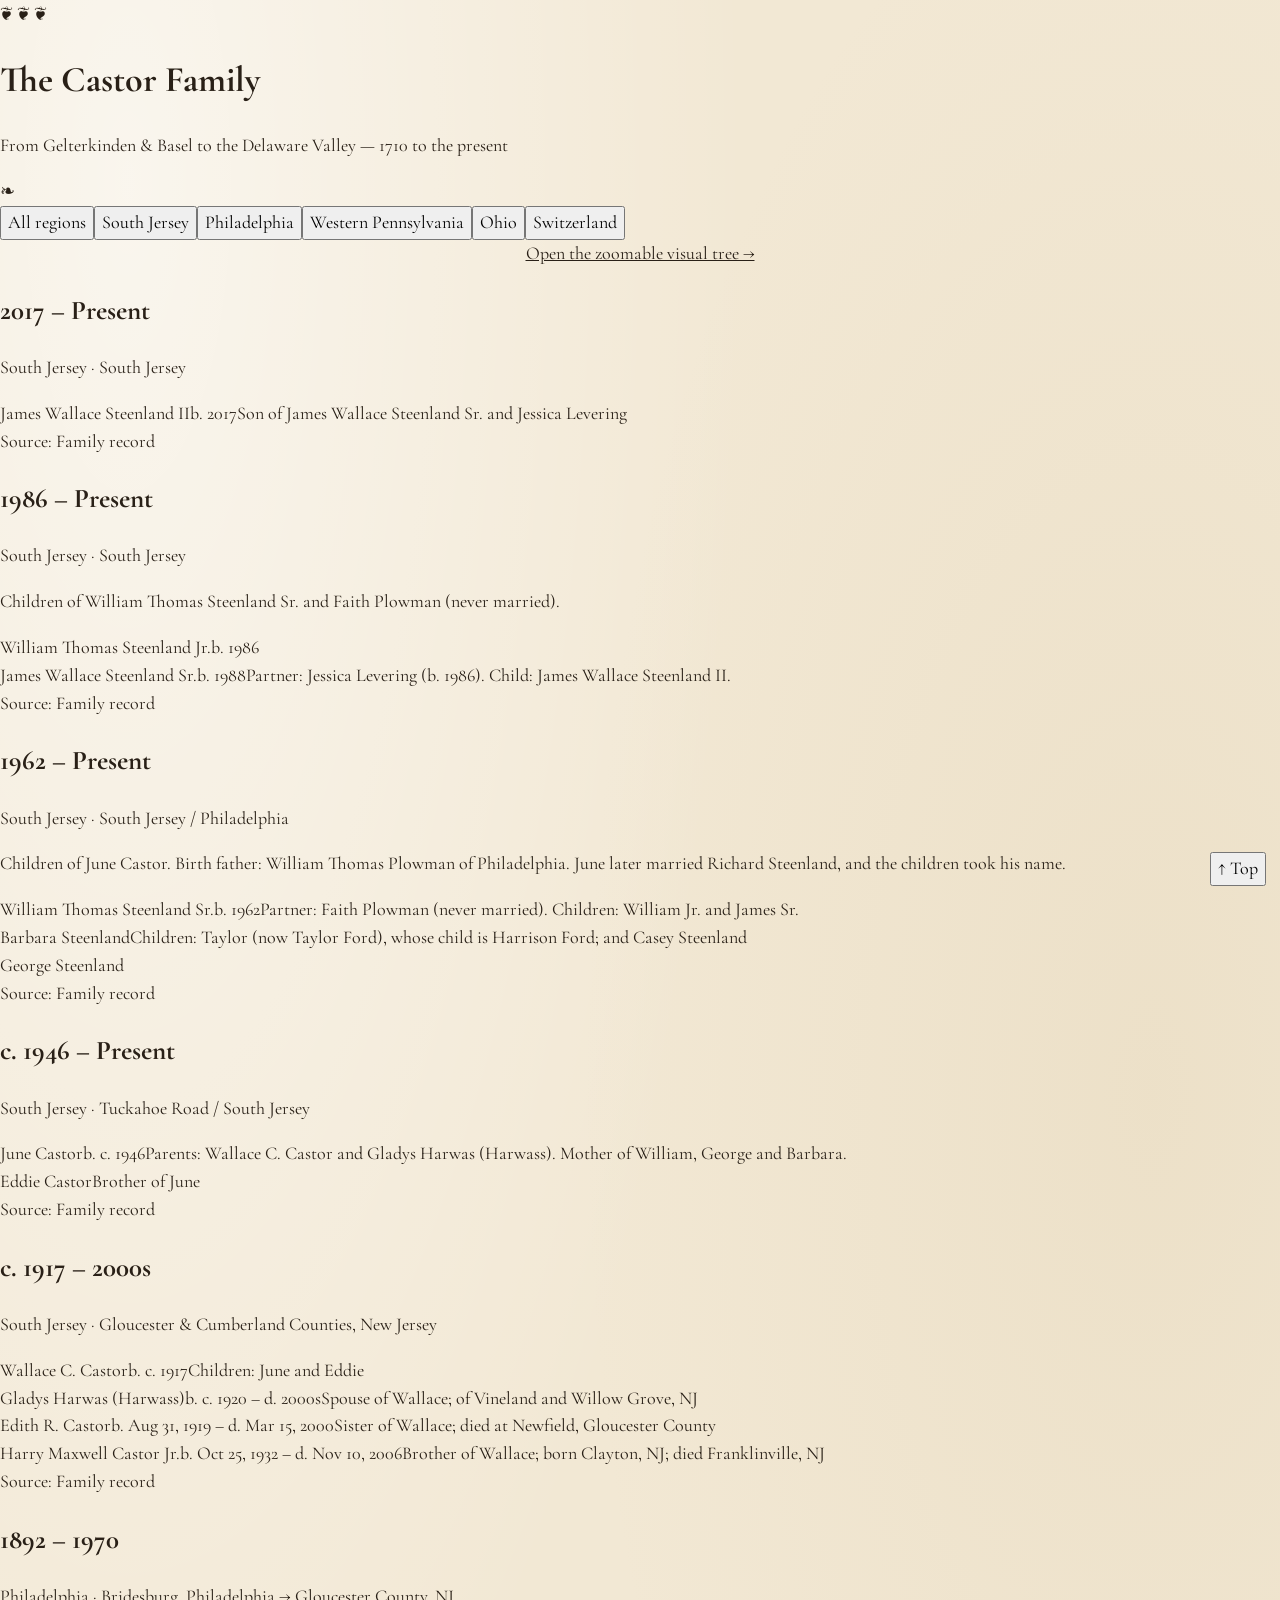
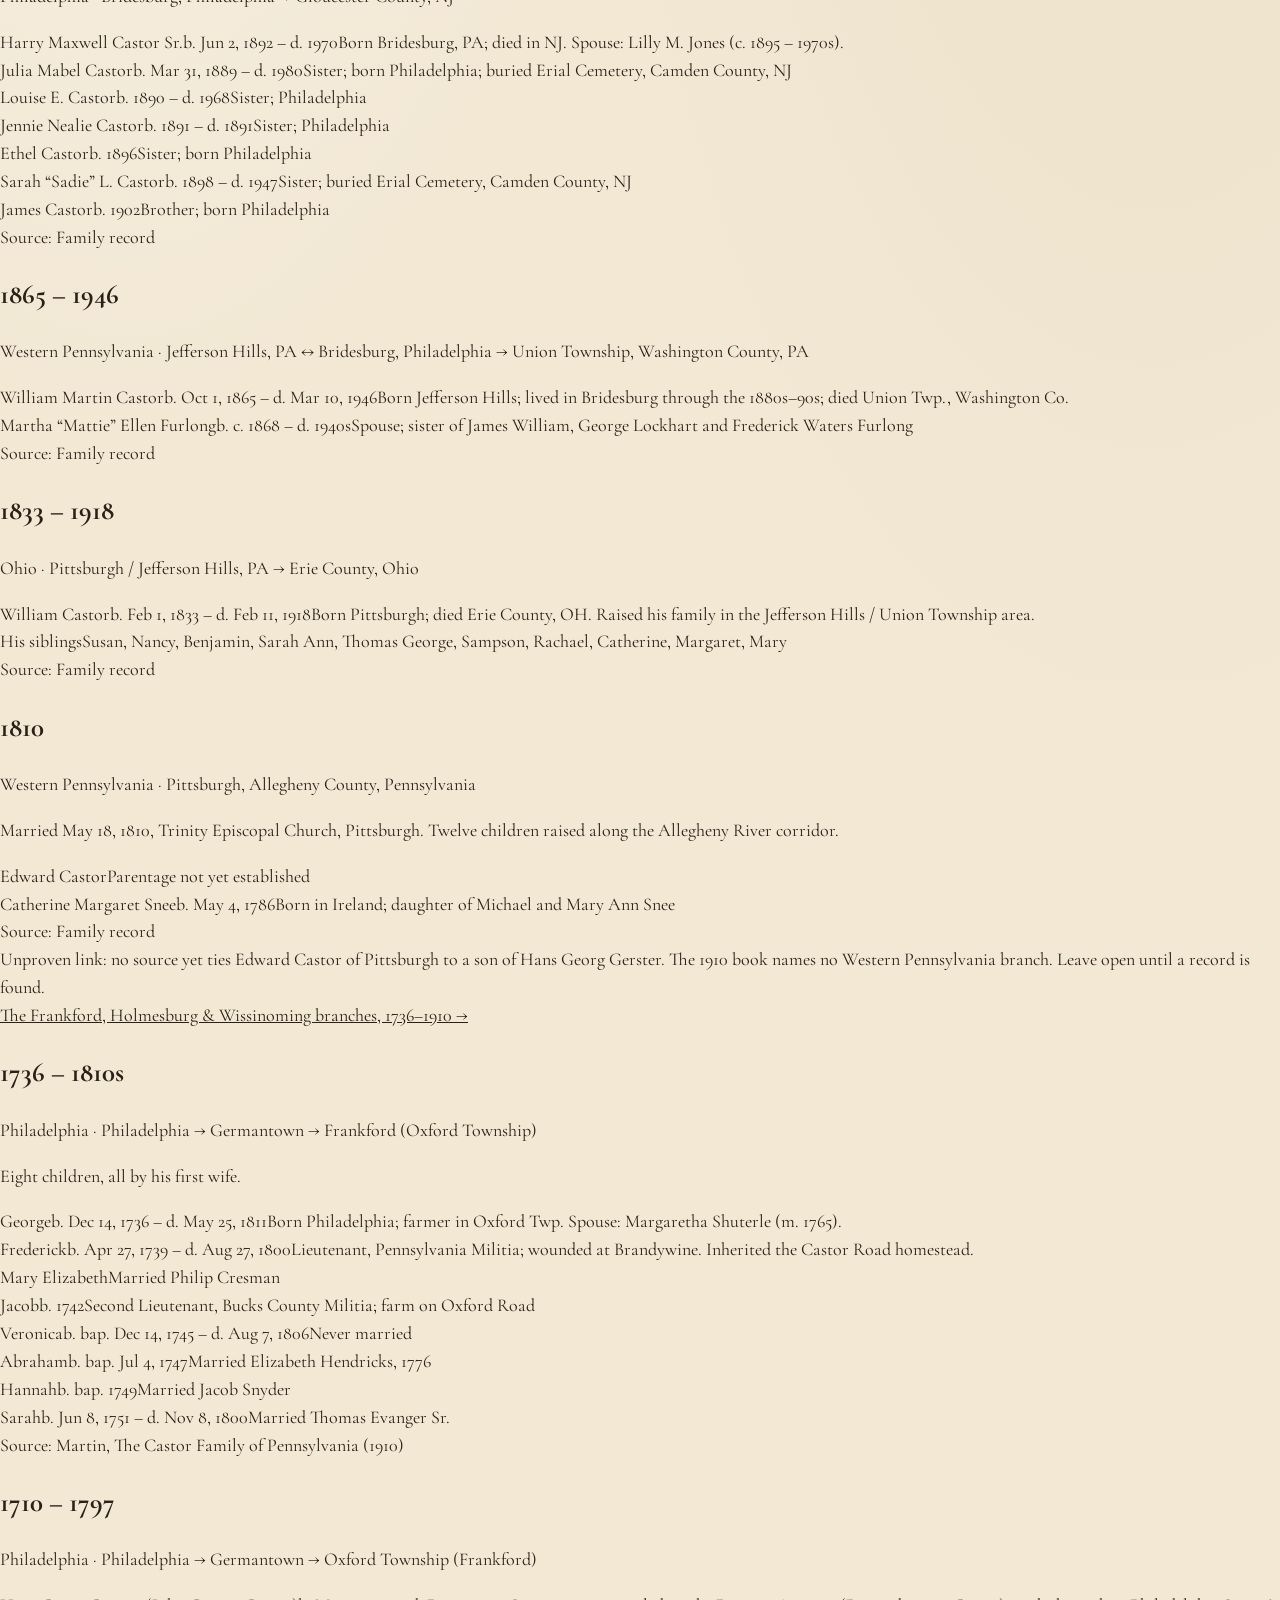
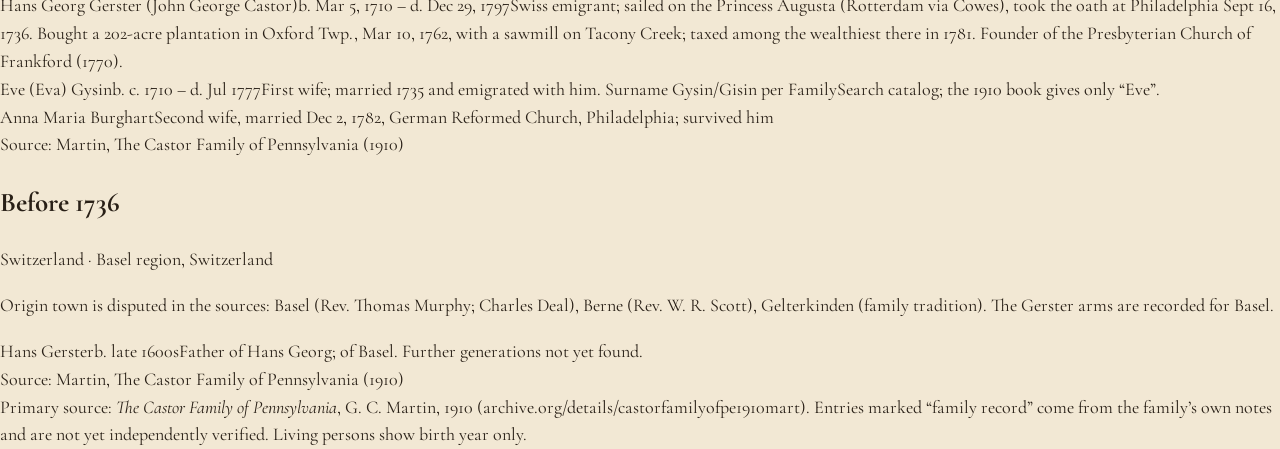
<file: index.html>
<!DOCTYPE html>
<html lang="en">
<head>
<meta charset="utf-8">
<meta name="viewport" content="width=device-width, initial-scale=1">
<title>The Castor Family Tree</title>
<link rel="preconnect" href="https://fonts.googleapis.com">
<link rel="preconnect" href="https://fonts.gstatic.com" crossorigin>
<link href="https://fonts.googleapis.com/css2?family=Alex+Brush&family=Cormorant+Garamond:ital,wght@0,400;0,600;1,400&family=IM+Fell+English:ital@0;1&family=Pinyon+Script&display=swap" rel="stylesheet">
<link rel="stylesheet" href="style.css">
</head>
<body>
<header>
  <div class="fleuron">&#10086; &#10086; &#10086;</div>
  <h1>The Castor Family</h1>
  <p class="sub">From Gelterkinden &amp; Basel to the Delaware Valley &mdash; 1710 to the present</p>
  <div class="fleuron">&#10087;</div>
</header>
<nav class="chips" id="chips" aria-label="Filter by region"></nav>
<p style="text-align:center;margin:0 0 1rem"><a class="back" href="tree.html">Open the zoomable visual tree &rarr;</a></p>
<main id="tree"></main>
<footer>Primary source: <em>The Castor Family of Pennsylvania</em>, G. C. Martin, 1910 (archive.org/details/castorfamilyofpe1910mart). Entries marked &ldquo;family record&rdquo; come from the family&rsquo;s own notes and are not yet independently verified. Living persons show birth year only.</footer>
<script>
const SHOW_LIVING_DOB = false; // set true to show full birth dates of living people
const REGIONS = {NJ:"South Jersey", PHL:"Philadelphia", WPA:"Western Pennsylvania", OH:"Ohio", CH:"Switzerland"};
const FAM = "Family record", BK = "Martin, The Castor Family of Pennsylvania (1910)";
// person: [name, born, died, note, fullBirthIfLiving]
const DATA = [
{era:"2017 \u2013 Present", reg:"NJ", place:"South Jersey", src:FAM, people:[
 ["James Wallace Steenland II","2017","","Son of James Wallace Steenland Sr. and Jessica Levering","2/1/2017"]]},
{era:"1986 \u2013 Present", reg:"NJ", place:"South Jersey", src:FAM, note:"Children of William Thomas Steenland Sr. and Faith Plowman (never married).", people:[
 ["William Thomas Steenland Jr.","1986","","","7/21/1986"],
 ["James Wallace Steenland Sr.","1988","","Partner: Jessica Levering (b. 1986). Child: James Wallace Steenland II.","9/15/1988"]]},
{era:"1962 \u2013 Present", reg:"NJ", place:"South Jersey / Philadelphia", star:1, src:FAM, note:"Children of June Castor. Birth father: William Thomas Plowman of Philadelphia. June later married Richard Steenland, and the children took his name.", people:[
 ["William Thomas Steenland Sr.","1962","","Partner: Faith Plowman (never married). Children: William Jr. and James Sr.","3/28/1962"],
 ["Barbara Steenland","","","Children: Taylor (now Taylor Ford), whose child is Harrison Ford; and Casey Steenland"],
 ["George Steenland","","",""]]},
{era:"c. 1946 \u2013 Present", reg:"NJ", place:"Tuckahoe Road / South Jersey", src:FAM, people:[
 ["June Castor","c. 1946","","Parents: Wallace C. Castor and Gladys Harwas (Harwass). Mother of William, George and Barbara."],
 ["Eddie Castor","","","Brother of June"]]},
{era:"c. 1917 \u2013 2000s", reg:"NJ", place:"Gloucester & Cumberland Counties, New Jersey", src:FAM, people:[
 ["Wallace C. Castor","c. 1917","","Children: June and Eddie"],
 ["Gladys Harwas (Harwass)","c. 1920","2000s","Spouse of Wallace; of Vineland and Willow Grove, NJ"],
 ["Edith R. Castor","Aug 31, 1919","Mar 15, 2000","Sister of Wallace; died at Newfield, Gloucester County"],
 ["Harry Maxwell Castor Jr.","Oct 25, 1932","Nov 10, 2006","Brother of Wallace; born Clayton, NJ; died Franklinville, NJ"]]},
{era:"1892 \u2013 1970", reg:"PHL", place:"Bridesburg, Philadelphia \u2192 Gloucester County, NJ", src:FAM, people:[
 ["Harry Maxwell Castor Sr.","Jun 2, 1892","1970","Born Bridesburg, PA; died in NJ. Spouse: Lilly M. Jones (c. 1895 \u2013 1970s)."],
 ["Julia Mabel Castor","Mar 31, 1889","1980","Sister; born Philadelphia; buried Erial Cemetery, Camden County, NJ"],
 ["Louise E. Castor","1890","1968","Sister; Philadelphia"],
 ["Jennie Nealie Castor","1891","1891","Sister; Philadelphia"],
 ["Ethel Castor","1896","","Sister; born Philadelphia"],
 ["Sarah \u201cSadie\u201d L. Castor","1898","1947","Sister; buried Erial Cemetery, Camden County, NJ"],
 ["James Castor","1902","","Brother; born Philadelphia"]]},
{era:"1865 \u2013 1946", reg:"WPA", place:"Jefferson Hills, PA \u2194 Bridesburg, Philadelphia \u2192 Union Township, Washington County, PA", src:FAM, people:[
 ["William Martin Castor","Oct 1, 1865","Mar 10, 1946","Born Jefferson Hills; lived in Bridesburg through the 1880s\u201390s; died Union Twp., Washington Co."],
 ["Martha \u201cMattie\u201d Ellen Furlong","c. 1868","1940s","Spouse; sister of James William, George Lockhart and Frederick Waters Furlong"]]},
{era:"1833 \u2013 1918", reg:"OH", place:"Pittsburgh / Jefferson Hills, PA \u2192 Erie County, Ohio", src:FAM, people:[
 ["William Castor","Feb 1, 1833","Feb 11, 1918","Born Pittsburgh; died Erie County, OH. Raised his family in the Jefferson Hills / Union Township area."],
 ["His siblings","","","Susan, Nancy, Benjamin, Sarah Ann, Thomas George, Sampson, Rachael, Catherine, Margaret, Mary"]]},
{era:"1810", reg:"WPA", place:"Pittsburgh, Allegheny County, Pennsylvania", src:FAM, note:"Married May 18, 1810, Trinity Episcopal Church, Pittsburgh. Twelve children raised along the Allegheny River corridor.", people:[
 ["Edward Castor","","","Parentage not yet established"],
 ["Catherine Margaret Snee","May 4, 1786","","Born in Ireland; daughter of Michael and Mary Ann Snee"]]},
{gap:"Unproven link: no source yet ties Edward Castor of Pittsburgh to a son of Hans Georg Gerster. The 1910 book names no Western Pennsylvania branch. Leave open until a record is found."},
{link:"branches.html", text:"The Frankford, Holmesburg &amp; Wissinoming branches, 1736\u20131910 &rarr;"},
{era:"1736 \u2013 1810s", reg:"PHL", place:"Philadelphia \u2192 Germantown \u2192 Frankford (Oxford Township)", src:BK, note:"Eight children, all by his first wife.", people:[
 ["George","Dec 14, 1736","May 25, 1811","Born Philadelphia; farmer in Oxford Twp. Spouse: Margaretha Shuterle (m. 1765)."],
 ["Frederick","Apr 27, 1739","Aug 27, 1800","Lieutenant, Pennsylvania Militia; wounded at Brandywine. Inherited the Castor Road homestead."],
 ["Mary Elizabeth","","","Married Philip Cresman"],
 ["Jacob","1742","","Second Lieutenant, Bucks County Militia; farm on Oxford Road"],
 ["Veronica","bap. Dec 14, 1745","Aug 7, 1806","Never married"],
 ["Abraham","bap. Jul 4, 1747","","Married Elizabeth Hendricks, 1776"],
 ["Hannah","bap. 1749","","Married Jacob Snyder"],
 ["Sarah","Jun 8, 1751","Nov 8, 1800","Married Thomas Evanger Sr."]]},
{era:"1710 \u2013 1797", reg:"PHL", place:"Philadelphia \u2192 Germantown \u2192 Oxford Township (Frankford)", src:BK, people:[
 ["Hans Georg Gerster (John George Castor)","Mar 5, 1710","Dec 29, 1797","Swiss emigrant; sailed on the Princess Augusta (Rotterdam via Cowes), took the oath at Philadelphia Sept 16, 1736. Bought a 202-acre plantation in Oxford Twp., Mar 10, 1762, with a sawmill on Tacony Creek; taxed among the wealthiest there in 1781. Founder of the Presbyterian Church of Frankford (1770)."],
 ["Eve (Eva) Gysin","c. 1710","Jul 1777","First wife; married 1735 and emigrated with him. Surname Gysin/Gisin per FamilySearch catalog; the 1910 book gives only \u201cEve\u201d."],
 ["Anna Maria Burghart","","","Second wife, married Dec 2, 1782, German Reformed Church, Philadelphia; survived him"]]},
{era:"Before 1736", reg:"CH", place:"Basel region, Switzerland", src:BK, note:"Origin town is disputed in the sources: Basel (Rev. Thomas Murphy; Charles Deal), Berne (Rev. W. R. Scott), Gelterkinden (family tradition). The Gerster arms are recorded for Basel.", people:[
 ["Hans Gerster","late 1600s","","Father of Hans Georg; of Basel. Further generations not yet found."]]}
];
const tree = document.getElementById("tree"), chips = document.getElementById("chips");
const esc = s => String(s).replace(/[&<>]/g, c => ({"&":"&amp;","<":"&lt;",">":"&gt;"}[c]));
function person(p){
  const b = (p[4] && SHOW_LIVING_DOB) ? p[4] : p[1], d = p[2];
  const dates = (b || d) ? (b ? "b. " + b : "") + (d ? (b ? " \u2013 " : "") + "d. " + d : "") : "";
  return '<div class="who"><span class="nm">' + esc(p[0]) + '</span>' + (dates ? '<span class="dt">' + esc(dates) + '</span>' : '') +
    (p[3] ? '<span class="nt">' + esc(p[3]) + '</span>' : '') + '</div>';
}
DATA.forEach(e => {
  const el = document.createElement(e.link ? "a" : "section");
  if (e.gap) { el.className = "gap"; el.textContent = e.gap; }
  else if (e.link) { el.className = "link"; el.href = e.link; el.innerHTML = e.text; }
  else {
    el.className = "node" + (e.star ? " star" : ""); el.dataset.reg = e.reg;
    el.innerHTML = '<h2 class="era">' + esc(e.era) + '</h2><p class="place">' + esc(REGIONS[e.reg]) + " \u00b7 " + esc(e.place) + '</p>' +
      (e.note ? '<p class="nt">' + esc(e.note) + '</p>' : '') + e.people.map(person).join("") +
      '<div class="src">Source: ' + esc(e.src) + '</div>';
  }
  tree.appendChild(el);
});
let active = null;
const setR = k => {
  active = k;
  [...chips.children].forEach(c => c.classList.toggle("on", c.dataset.k === (k || "ALL")));
  tree.querySelectorAll(".node").forEach(n => { n.style.display = (!k || n.dataset.reg === k) ? "" : "none"; });
  window.scrollTo({top: 0, behavior: "smooth"});
};
[["ALL", "All regions"], ...Object.entries(REGIONS)].forEach(([k, v]) => {
  const b = document.createElement("button"); b.className = "chip" + (k === "ALL" ? " on" : ""); b.dataset.k = k; b.textContent = v;
  b.onclick = () => setR(k === "ALL" || active === k ? null : k);
  chips.appendChild(b);
});
const topBtn = document.createElement("button"); topBtn.className = "chip"; topBtn.textContent = "\u2191 Top";
topBtn.style.cssText = "position:fixed;right:14px;bottom:14px;z-index:9"; topBtn.onclick = () => scrollTo({top: 0, behavior: "smooth"}); document.body.appendChild(topBtn);
</script>
</body>
</html>
</file>
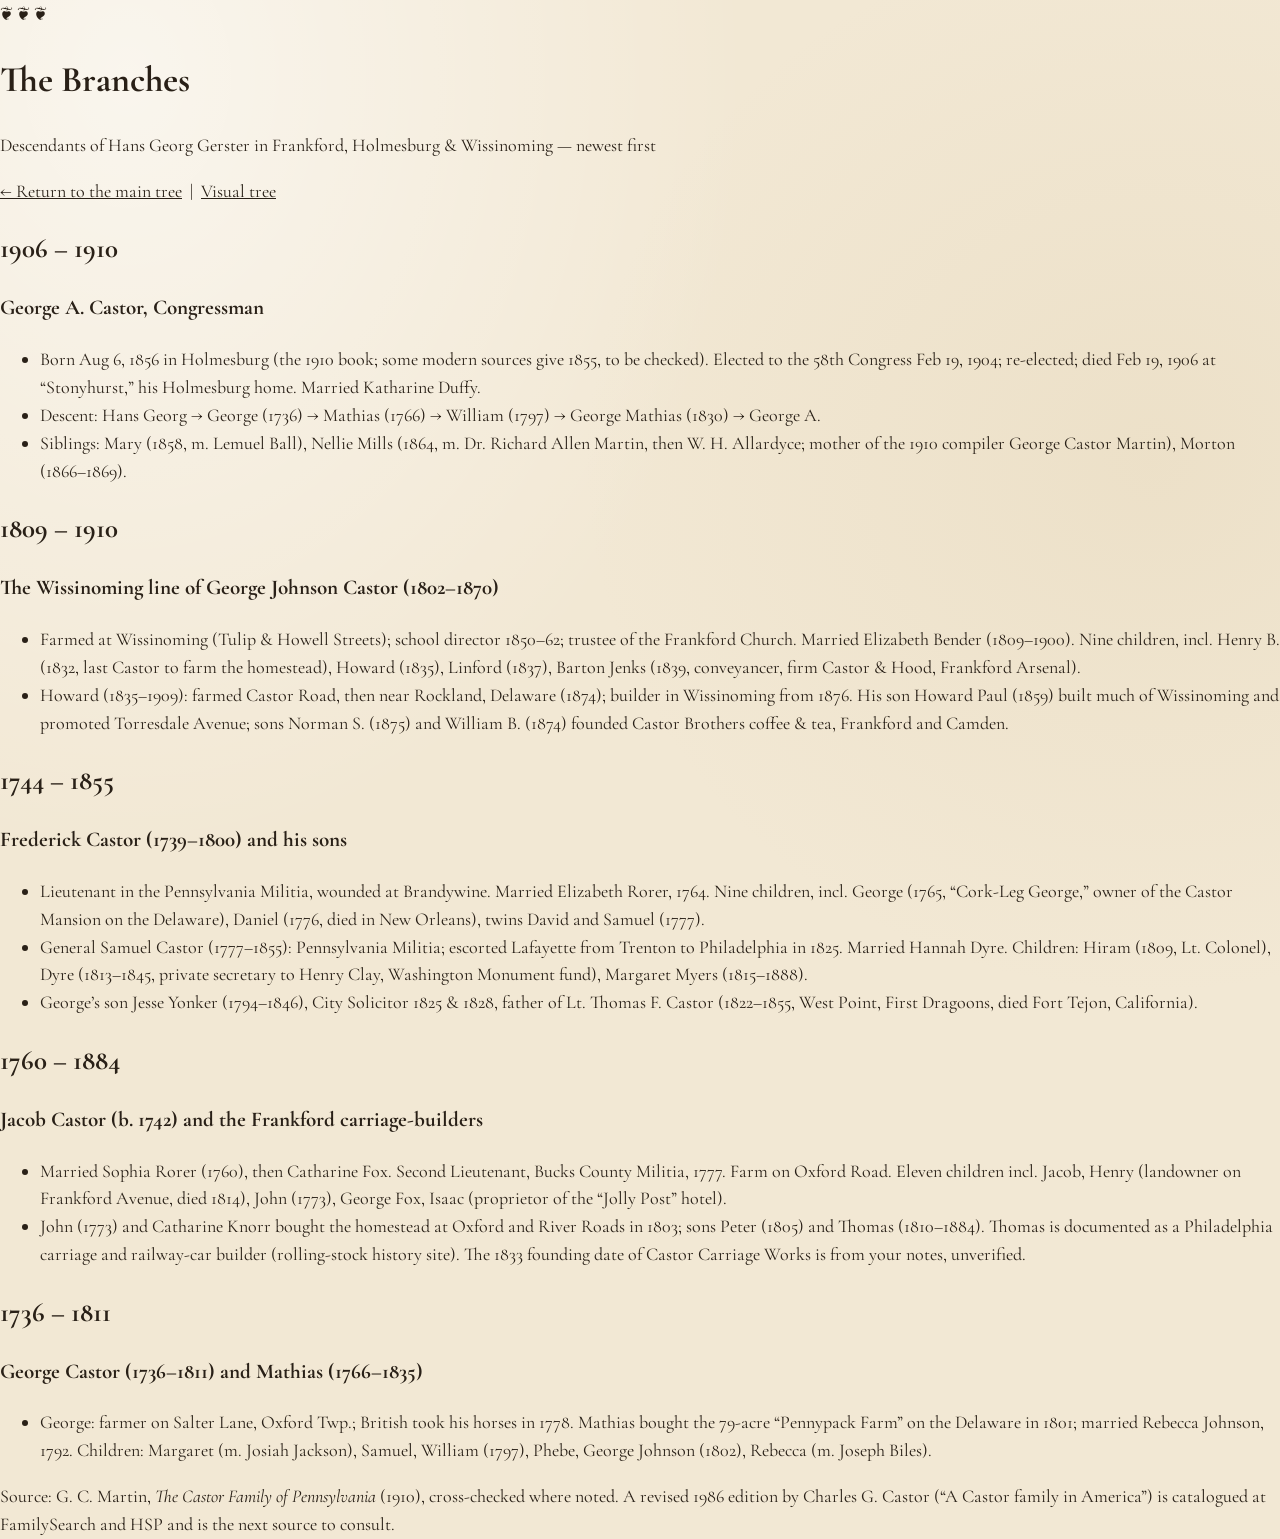
<file: branches.html>
<!DOCTYPE html>
<html lang="en">
<head>
<meta charset="utf-8">
<meta name="viewport" content="width=device-width, initial-scale=1">
<title>Branches of Hans Georg Gerster &ndash; The Castor Family</title>
<link href="https://fonts.googleapis.com/css2?family=Alex+Brush&family=Cormorant+Garamond:ital,wght@0,400;0,600;1,400&family=IM+Fell+English:ital@0;1&family=Pinyon+Script&display=swap" rel="stylesheet">
<link rel="stylesheet" href="style.css">
</head>
<body>
<header>
  <div class="fleuron">&#10086; &#10086; &#10086;</div>
  <h1>The Branches</h1>
  <p class="sub">Descendants of Hans Georg Gerster in Frankford, Holmesburg &amp; Wissinoming &mdash; newest first</p>
  <a class="back" href="index.html">&larr; Return to the main tree</a> &nbsp;|&nbsp; <a class="back" href="tree.html">Visual tree</a>
</header>
<div class="wrap">

<h2>1906 &ndash; 1910</h2>
<h3>George A. Castor, Congressman</h3>
<ul>
<li>Born Aug 6, 1856 in Holmesburg (the 1910 book; some modern sources give 1855, to be checked). Elected to the 58th Congress Feb 19, 1904; re-elected; died Feb 19, 1906 at &ldquo;Stonyhurst,&rdquo; his Holmesburg home. Married Katharine Duffy.</li>
<li>Descent: Hans Georg &rarr; George (1736) &rarr; Mathias (1766) &rarr; William (1797) &rarr; George Mathias (1830) &rarr; George A.</li>
<li>Siblings: Mary (1858, m. Lemuel Ball), Nellie Mills (1864, m. Dr. Richard Allen Martin, then W. H. Allardyce; mother of the 1910 compiler George Castor Martin), Morton (1866&ndash;1869).</li>
</ul>

<h2>1809 &ndash; 1910</h2>
<h3>The Wissinoming line of George Johnson Castor (1802&ndash;1870)</h3>
<ul>
<li>Farmed at Wissinoming (Tulip &amp; Howell Streets); school director 1850&ndash;62; trustee of the Frankford Church. Married Elizabeth Bender (1809&ndash;1900). Nine children, incl. Henry B. (1832, last Castor to farm the homestead), Howard (1835), Linford (1837), Barton Jenks (1839, conveyancer, firm Castor &amp; Hood, Frankford Arsenal).</li>
<li>Howard (1835&ndash;1909): farmed Castor Road, then near Rockland, Delaware (1874); builder in Wissinoming from 1876. His son Howard Paul (1859) built much of Wissinoming and promoted Torresdale Avenue; sons Norman S. (1875) and William B. (1874) founded Castor Brothers coffee &amp; tea, Frankford and Camden.</li>
</ul>

<h2>1744 &ndash; 1855</h2>
<h3>Frederick Castor (1739&ndash;1800) and his sons</h3>
<ul>
<li>Lieutenant in the Pennsylvania Militia, wounded at Brandywine. Married Elizabeth Rorer, 1764. Nine children, incl. George (1765, &ldquo;Cork-Leg George,&rdquo; owner of the Castor Mansion on the Delaware), Daniel (1776, died in New Orleans), twins David and Samuel (1777).</li>
<li>General Samuel Castor (1777&ndash;1855): Pennsylvania Militia; escorted Lafayette from Trenton to Philadelphia in 1825. Married Hannah Dyre. Children: Hiram (1809, Lt. Colonel), Dyre (1813&ndash;1845, private secretary to Henry Clay, Washington Monument fund), Margaret Myers (1815&ndash;1888).</li>
<li>George&rsquo;s son Jesse Yonker (1794&ndash;1846), City Solicitor 1825 &amp; 1828, father of Lt. Thomas F. Castor (1822&ndash;1855, West Point, First Dragoons, died Fort Tejon, California).</li>
</ul>

<h2>1760 &ndash; 1884</h2>
<h3>Jacob Castor (b. 1742) and the Frankford carriage-builders</h3>
<ul>
<li>Married Sophia Rorer (1760), then Catharine Fox. Second Lieutenant, Bucks County Militia, 1777. Farm on Oxford Road. Eleven children incl. Jacob, Henry (landowner on Frankford Avenue, died 1814), John (1773), George Fox, Isaac (proprietor of the &ldquo;Jolly Post&rdquo; hotel).</li>
<li>John (1773) and Catharine Knorr bought the homestead at Oxford and River Roads in 1803; sons Peter (1805) and Thomas (1810&ndash;1884). Thomas is documented as a Philadelphia carriage and railway-car builder (rolling-stock history site). The 1833 founding date of Castor Carriage Works is from your notes, unverified.</li>
</ul>

<h2>1736 &ndash; 1811</h2>
<h3>George Castor (1736&ndash;1811) and Mathias (1766&ndash;1835)</h3>
<ul>
<li>George: farmer on Salter Lane, Oxford Twp.; British took his horses in 1778. Mathias bought the 79-acre &ldquo;Pennypack Farm&rdquo; on the Delaware in 1801; married Rebecca Johnson, 1792. Children: Margaret (m. Josiah Jackson), Samuel, William (1797), Phebe, George Johnson (1802), Rebecca (m. Joseph Biles).</li>
</ul>

</div>
<footer>Source: G. C. Martin, <em>The Castor Family of Pennsylvania</em> (1910), cross-checked where noted. A revised 1986 edition by Charles G. Castor (&ldquo;A Castor family in America&rdquo;) is catalogued at FamilySearch and HSP and is the next source to consult.</footer>
</body>
</html>
</file>
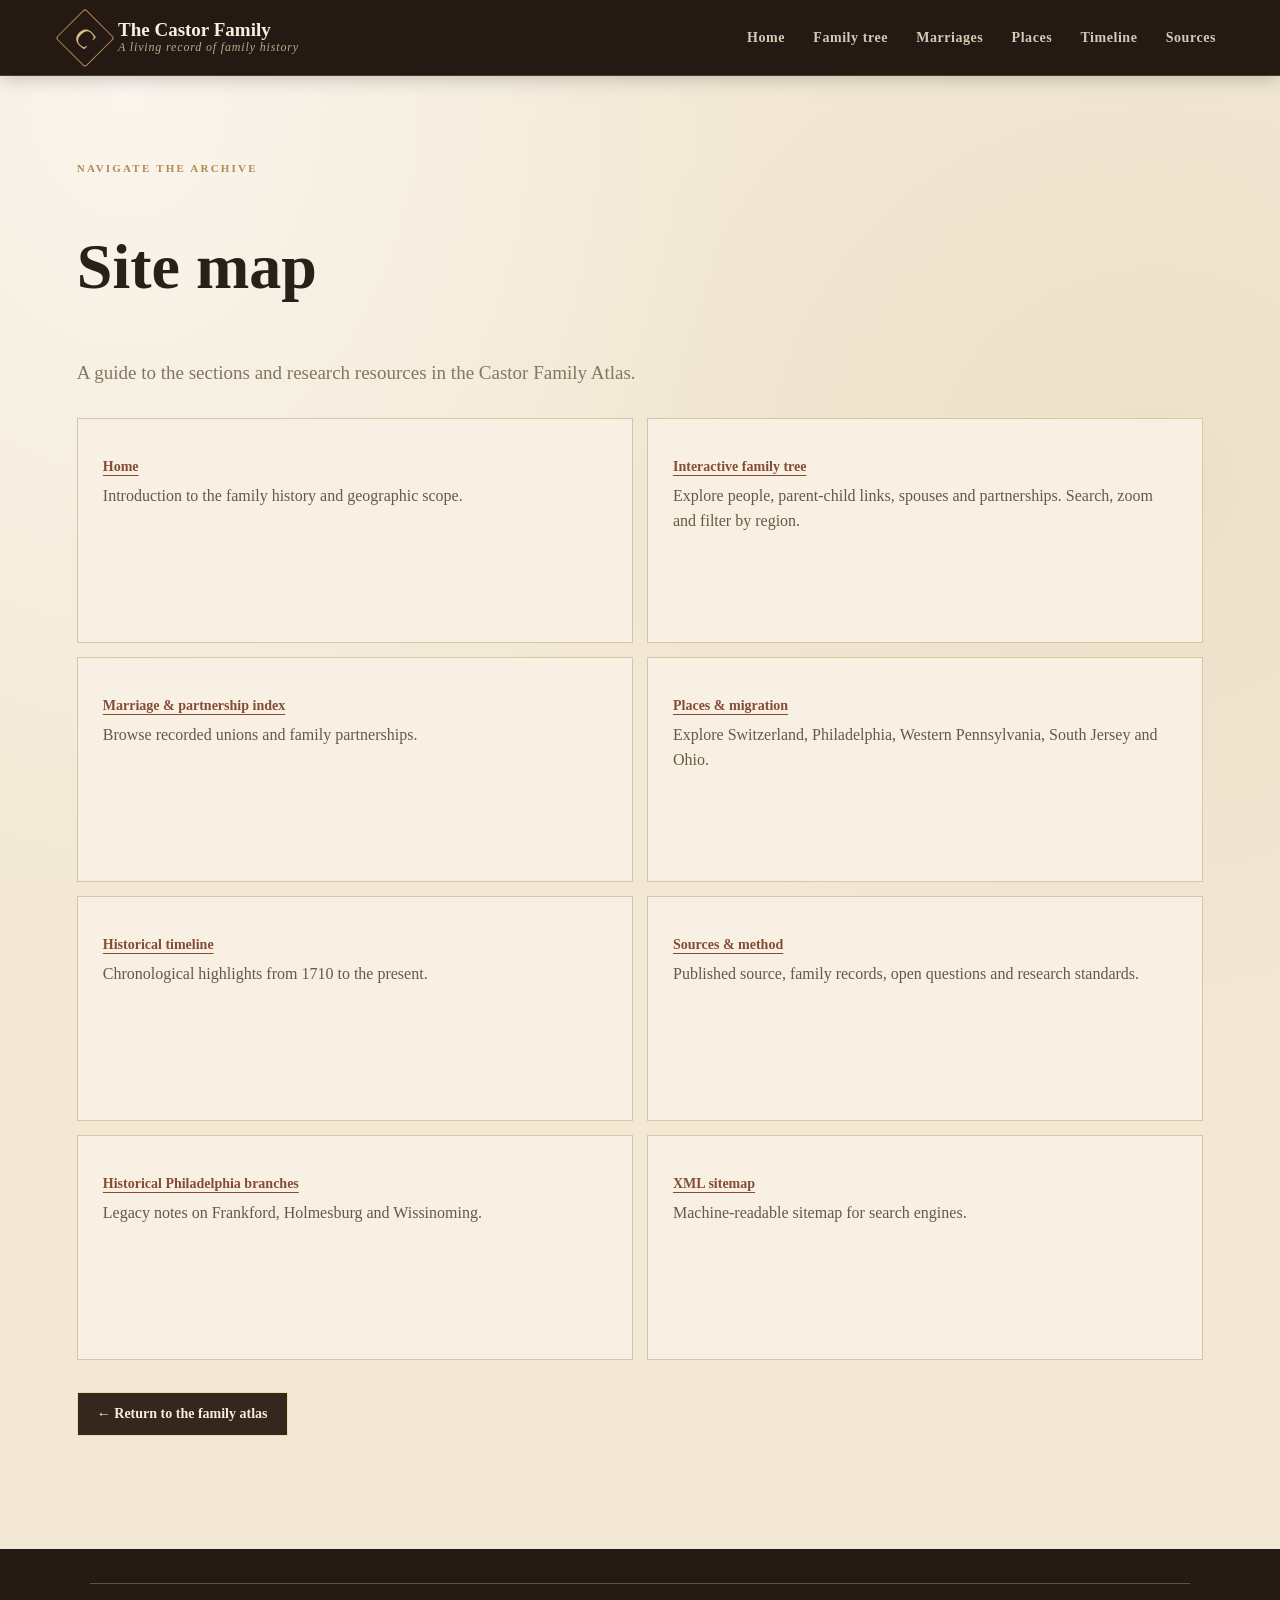
<file: sitemap.html>
<!doctype html>
<html lang="en"><head><meta charset="utf-8"><meta name="viewport" content="width=device-width, initial-scale=1"><title>Site map | The Castor Family Atlas</title><link rel="stylesheet" href="style.css"></head>
<body><header class="site-header"><div class="brand-lockup"><a class="crest" href="index.html">C</a><div><a class="brand-name" href="index.html">The Castor Family</a><span class="brand-kicker">A living record of family history</span></div></div><nav class="primary-nav"><a href="index.html#home">Home</a><a href="index.html#tree">Family tree</a><a href="index.html#marriages">Marriages</a><a href="index.html#places">Places</a><a href="index.html#timeline">Timeline</a><a href="index.html#sources">Sources</a></nav></header>
<main class="content-section"><p class="eyebrow">Navigate the archive</p><h1 style="font-family:Playfair Display,Georgia,serif;font-size:clamp(40px,6vw,64px)">Site map</h1><p class="section-lede">A guide to the sections and research resources in the Castor Family Atlas.</p><div class="source-grid" style="margin-top:32px">
<article class="source-card"><h3><a href="index.html#home">Home</a></h3><p>Introduction to the family history and geographic scope.</p></article>
<article class="source-card"><h3><a href="index.html#tree">Interactive family tree</a></h3><p>Explore people, parent-child links, spouses and partnerships. Search, zoom and filter by region.</p></article>
<article class="source-card"><h3><a href="index.html#marriages">Marriage &amp; partnership index</a></h3><p>Browse recorded unions and family partnerships.</p></article>
<article class="source-card"><h3><a href="index.html#places">Places &amp; migration</a></h3><p>Explore Switzerland, Philadelphia, Western Pennsylvania, South Jersey and Ohio.</p></article>
<article class="source-card"><h3><a href="index.html#timeline">Historical timeline</a></h3><p>Chronological highlights from 1710 to the present.</p></article>
<article class="source-card"><h3><a href="index.html#sources">Sources &amp; method</a></h3><p>Published source, family records, open questions and research standards.</p></article>
<article class="source-card"><h3><a href="branches.html">Historical Philadelphia branches</a></h3><p>Legacy notes on Frankford, Holmesburg and Wissinoming.</p></article>
<article class="source-card"><h3><a href="sitemap.xml">XML sitemap</a></h3><p>Machine-readable sitemap for search engines.</p></article></div><p style="margin-top:32px"><a class="button button-gold" style="background:#34271d;color:#f8edda" href="index.html">← Return to the family atlas</a></p></main><footer class="site-footer"><div class="footer-bottom"><span>The Castor Family History Project</span><a href="index.html">Return home</a></div></footer></body></html>
</file>
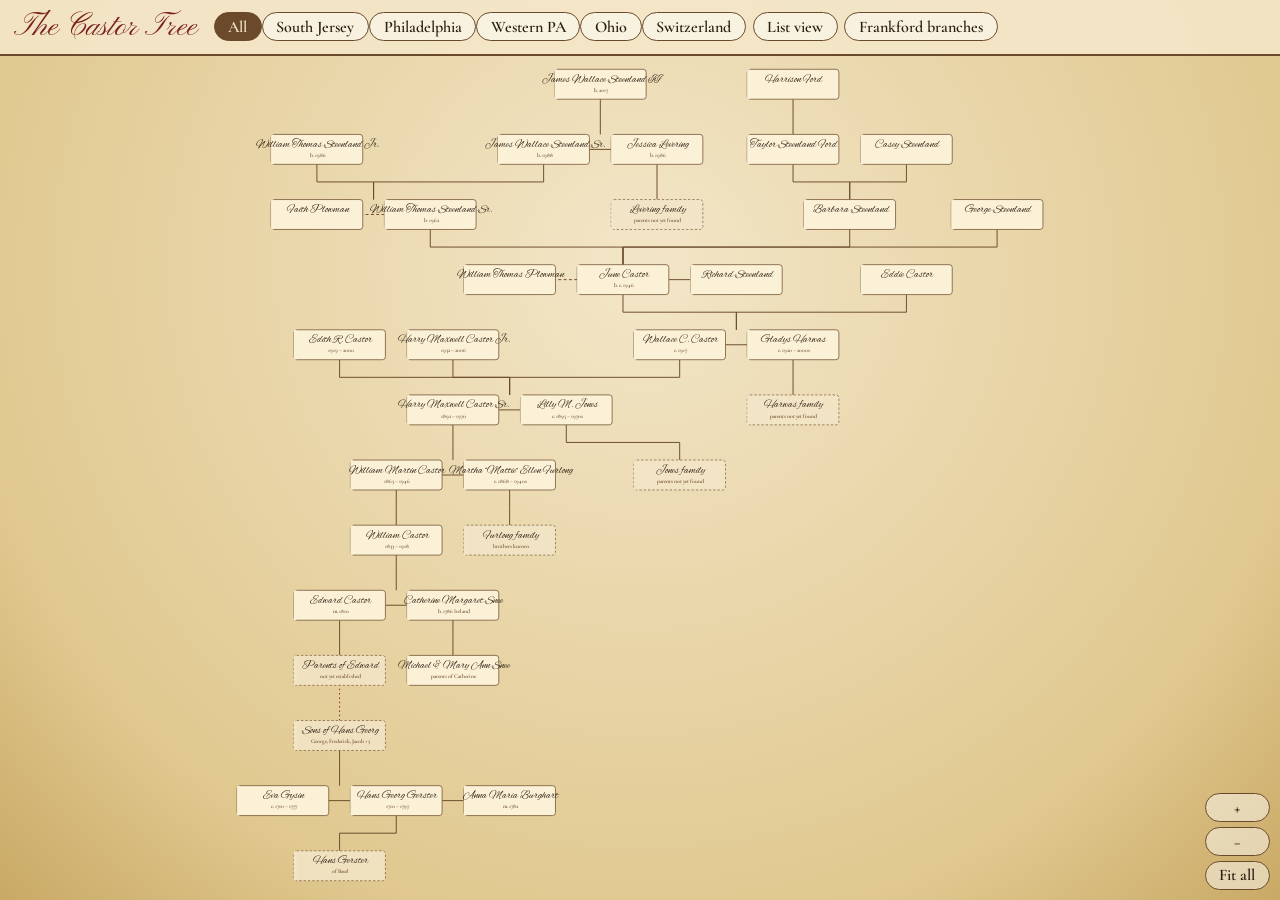
<file: tree.html>
<!DOCTYPE html>
<html lang="en"><head>
<meta charset="utf-8">
<meta name="viewport" content="width=device-width, initial-scale=1">
<title>The Castor Family Tree &ndash; Visual Tree</title>
<link href="https://fonts.googleapis.com/css2?family=Alex+Brush&family=Cormorant+Garamond:ital,wght@0,400;0,600;1,400&family=IM+Fell+English:ital@0;1&family=Pinyon+Script&display=swap" rel="stylesheet">
<style>
html,body{margin:0;height:100%;overflow:hidden;font:17px "IM Fell English",Georgia,serif;color:#2b1d10;background:radial-gradient(ellipse at 50% 30%,#f3e6c8,#e0c88f 75%,#c9a965)}
#bar{position:fixed;top:0;left:0;right:0;z-index:3;padding:.4rem .8rem;display:flex;flex-wrap:wrap;gap:.4rem;align-items:center;background:#f3e6c8e8;border-bottom:2px double #6b4a2b}
#bar h1{font:400 1.9rem "Pinyon Script",cursive;color:#7a1f1f;margin:0 .6rem 0 0}
button,a.b{font:600 .95rem "Cormorant Garamond",serif;border:1px solid #6b4a2b;background:#fff7;color:#2b1d10;padding:.2rem .8rem;border-radius:2rem;cursor:pointer;text-decoration:none}
button.on{background:#6b4a2b;color:#f3e6c8}
#svg{position:fixed;inset:0;width:100%;height:100%;touch-action:none;cursor:grab}
.nd rect{fill:#fbf1d6;stroke:#6b4a2b;stroke-width:1.5}.nd.stub rect{fill:#f3e6c8;stroke-dasharray:5 4;opacity:.85}
.nd.sel rect{stroke:#7a1f1f;stroke-width:3}.nd{cursor:pointer;transition:opacity .25s}.nd.dim{opacity:.2}
.nm{font:22px "Alex Brush","Pinyon Script",cursive;fill:#2b1d10}.dt{font:600 12px "Cormorant Garamond",serif;fill:#6b4a2b}
.ln{fill:none;stroke:#6b4a2b;stroke-width:2}.ln.u{stroke-dasharray:6 5}.ln.q{stroke:#7a1f1f;stroke-dasharray:3 6}
#info{position:fixed;left:.6rem;right:.6rem;bottom:.6rem;z-index:3;max-width:520px;background:#fbf1d6f2;border:1px solid #6b4a2b;box-shadow:inset 0 0 0 3px #f6e9c6,0 4px 14px #0004;padding:.6rem .9rem;display:none}
#info b{font:400 1.6rem "Alex Brush",cursive}#info small{display:block;color:#6b4a2b}
#zm{position:fixed;right:.6rem;bottom:.6rem;z-index:3;display:flex;flex-direction:column;gap:.3rem}
</style></head><body>
<div id="bar"><h1>The Castor Tree</h1><span id="chips"></span>
<a class="b" href="index.html">List view</a><a class="b" href="branches.html">Frankford branches</a></div>
<svg id="svg"><g id="g"></g></svg>
<div id="zm"><button id="zi">+</button><button id="zo">&minus;</button><button id="zf">Fit all</button></div>
<div id="info"></div>
<script>
const REG={NJ:["South Jersey","#3f6b4a"],PHL:["Philadelphia","#7a1f1f"],WPA:["Western PA","#3b5a82"],OH:["Ohio","#8a5a1e"],CH:["Switzerland","#6b3f7a"]};
// [id, name, dates, region, x, row (0 = newest), note, stub?]
const N=[
["jw2","James Wallace Steenland II","b. 2017","NJ",2.5,0,"Son of James Wallace Steenland Sr. and Jessica Levering."],
["har","Harrison Ford","","NJ",4.2,0,"Son of Taylor (Steenland) Ford."],
["wtj","William Thomas Steenland Jr.","b. 1986","NJ",0,1,"Son of William Thomas Steenland Sr. and Faith Plowman."],
["jws","James Wallace Steenland Sr.","b. 1988","NJ",2,1,"Partner of Jessica Levering. Son of William Sr."],
["jes","Jessica Levering","b. 1986","NJ",3,1,"Partner of James Wallace Steenland Sr."],
["tay","Taylor Steenland Ford","","NJ",4.2,1,"Daughter of Barbara Steenland; married, now Ford."],
["cas","Casey Steenland","","NJ",5.2,1,"Child of Barbara Steenland."],
["faith","Faith Plowman","","NJ",0,2,"Never married William Sr.; mother of William Jr. and James Sr."],
["wts","William Thomas Steenland Sr.","b. 1962","NJ",1,2,"Born March 1962. Birth father William Thomas Plowman of Philadelphia; took stepfather Richard Steenland\u2019s surname."],
["lev","Levering family","parents not yet found","NJ",3,2,"Family of Jessica Levering.",1],
["bar","Barbara Steenland","","NJ",4.7,2,"Sister of William Sr.; mother of Taylor and Casey."],
["geo","George Steenland","","NJ",6,2,"Brother of William Sr."],
["plow","William Thomas Plowman","","PHL",1.7,3,"Of Philadelphia; birth father of William, George and Barbara. Not married to June."],
["june","June Castor","b. c. 1946","NJ",2.7,3,"Of Tuckahoe Rd / South Jersey. Later married Richard Steenland."],
["rich","Richard Steenland","","NJ",3.7,3,"Married June Castor; stepfather of her three children, who took his surname."],
["eddie","Eddie Castor","","NJ",5.2,3,"Brother of June."],
["edith","Edith R. Castor","1919 \u2013 2000","NJ",0.2,4,"Born Aug 31, 1919; died Mar 15, 2000, Newfield, Gloucester County."],
["hmj","Harry Maxwell Castor Jr.","1932 \u2013 2006","NJ",1.2,4,"Born Oct 25, 1932, Clayton NJ; died Nov 10, 2006, Franklinville NJ."],
["wal","Wallace C. Castor","c. 1917","NJ",3.2,4,"Gloucester & Cumberland Counties, NJ. Children: June and Eddie."],
["gla","Gladys Harwas","c. 1920 \u2013 2000s","NJ",4.2,4,"Also spelled Harwass; of Vineland and Willow Grove, NJ."],
["harw","Harwas family","parents not yet found","NJ",4.2,5,"Family of Gladys Harwas (Harwass).",1],
["hsr","Harry Maxwell Castor Sr.","1892 \u2013 1970","PHL",1.2,5,"Born Jun 2, 1892, Bridesburg, Philadelphia; died NJ. Sisters Julia Mabel (1889\u20131980), Louise E. (1890\u20131968), Jennie Nealie (1891), Ethel (b. 1896), Sarah \u201cSadie\u201d L. (1898\u20131947); brother James (b. 1902)."],
["lil","Lilly M. Jones","c. 1895 \u2013 1970s","PHL",2.2,5,"Wife of Harry Maxwell Castor Sr."],
["jones","Jones family","parents not yet found","PHL",3.2,6,"Family of Lilly M. Jones.",1],
["wmc","William Martin Castor","1865 \u2013 1946","WPA",0.7,6,"Born Oct 1, 1865, Jefferson Hills PA; lived in Bridesburg in the 1880s\u201390s; died Mar 10, 1946, Union Twp., Washington Co. PA."],
["mat","Martha \u201cMattie\u201d Ellen Furlong","c. 1868 \u2013 1940s","WPA",1.7,6,"Wife of William Martin Castor."],
["furl","Furlong family","brothers known","WPA",1.7,7,"Mattie\u2019s brothers: James William, George Lockhart, Frederick Waters Furlong. Parents not yet found.",1],
["wc","William Castor","1833 \u2013 1918","OH",0.7,7,"Born Feb 1, 1833, Pittsburgh; died Feb 11, 1918, Erie County, OH. Siblings: Susan, Nancy, Benjamin, Sarah Ann, Thomas George, Sampson, Rachael, Catherine, Margaret, Mary."],
["edw","Edward Castor","m. 1810","WPA",0.2,8,"Pittsburgh, Allegheny County. Married May 18, 1810, Trinity Episcopal Church. Twelve children."],
["cat","Catherine Margaret Snee","b. 1786 Ireland","WPA",1.2,8,"Born May 4, 1786 in Ireland."],
["edp","Parents of Edward","not yet established","WPA",0.2,9,"No source yet names Edward\u2019s parents.",1],
["snee","Michael & Mary Ann Snee","parents of Catherine","WPA",1.2,9,"Parents of Catherine Margaret Snee."],
["sons","Sons of Hans Georg","George, Frederick, Jacob + 5","PHL",0.2,10,"Frankford branches. Dashed red line: possible link to Edward Castor, UNPROVEN. See Frankford branches page.",1],
["eva","Eva Gysin","c. 1710 \u2013 1777","PHL",-0.3,11,"First wife; married 1735; arrived Philadelphia 1736."],
["hg","Hans Georg Gerster","1710 \u2013 1797","PHL",0.7,11,"Swiss linen weaver; arrived Philadelphia 1736 (Princess Augusta). 202-acre plantation in Oxford Twp. (1762). Founded the Frankford Presbyterian Church, 1770."],
["anna","Anna Maria Burghart","m. 1782","PHL",1.7,11,"Second wife."],
["gers","Hans Gerster","of Basel","CH",0.2,12,"Father of Hans Georg. Origin town disputed: Basel, Berne or Gelterkinden.",1]
];
const S=[["jws","jes"],["wts","faith","u"],["june","plow","u"],["june","rich"],["wal","gla"],["hsr","lil"],["wmc","mat"],["edw","cat"],["hg","eva"],["hg","anna"]];
const D=[["jws+jes",["jw2"]],["wts+faith",["wtj","jws"]],["lev",["jes"]],["june",["wts","bar","geo"]],["bar",["tay","cas"]],["tay",["har"]],
["wal+gla",["june","eddie"]],["harw",["gla"]],["hsr+lil",["edith","hmj","wal"]],["jones",["lil"]],["wmc+mat",["hsr"]],["furl",["mat"]],
["wc",["wmc"]],["edw+cat",["wc"]],["snee",["cat"]],["edp",["edw"]],["sons",["edp"],1],["hg+eva",["sons"]],["gers",["hg"]]];
const NS="http://www.w3.org/2000/svg",W=190,H=62,SX=235,SY=135,OX=2,M={};
const g=document.getElementById("g"),svg=document.getElementById("svg"),info=document.getElementById("info");
const el=(t,a,p)=>{const e=document.createElementNS(NS,t);for(const k in a)e.setAttribute(k,a[k]);(p||g).appendChild(e);return e};
N.forEach(n=>{M[n[0]]={x:(n[4]+OX)*SX,y:n[5]*SY+110}});
const pos=k=>{const q=k.split("+").map(i=>M[i]);return{x:q.reduce((a,b)=>a+b.x,0)/q.length,y:q[0].y}};
S.forEach(([a,b,t])=>{const A=M[a],B=M[b];el("path",{class:"ln"+(t?" u":""),d:`M${A.x+W/2*Math.sign(B.x-A.x)} ${A.y}H${B.x-W/2*Math.sign(B.x-A.x)}`})});
D.forEach(([p,cs,q])=>{const P=pos(p),top=P.y-H/2;cs.forEach(c=>{const C=M[c],by=C.y+H/2,my=(top+by)/2;
 el("path",{class:"ln"+(q?" q":""),d:`M${P.x} ${top}V${my}H${C.x}V${by}`})})});
const nodes=N.map(n=>{const b=el("g",{class:"nd"+(n[7]?" stub":""),transform:`translate(${M[n[0]].x-W/2} ${M[n[0]].y-H/2})`});b.dataset.r=n[3];
 el("rect",{width:W,height:H,rx:6},b);el("rect",{x:0,y:0,width:6,height:H,fill:REG[n[3]][1],rx:3},b).style.stroke="none";
 const t=el("text",{class:"nm",x:W/2+2,y:26,"text-anchor":"middle"},b);t.textContent=n[1];
 t.setAttribute("font-size",n[1].length>28?12:n[1].length>22?14:n[1].length>17?16:19);
 el("text",{class:"dt",x:W/2+2,y:47,"text-anchor":"middle"},b).textContent=n[2];
 b.onclick=e=>{if(moved)return;nodes.forEach(x=>x.classList.remove("sel"));b.classList.add("sel");
  info.style.display="block";info.innerHTML=`<b>${n[1]}</b><small>${n[2]} \u00b7 ${REG[n[3]][0]}${n[7]?" \u00b7 research stub":""}</small>${n[6]}`};return b});
// region filter
const chips=document.getElementById("chips");let act=null;
["ALL",...Object.keys(REG)].forEach(k=>{const b=document.createElement("button");b.textContent=k=="ALL"?"All":REG[k][0];if(k=="ALL")b.className="on";
 b.onclick=()=>{act=k=="ALL"?null:k;[...chips.children].forEach(c=>c.classList.toggle("on",c===b));nodes.forEach(n=>n.classList.toggle("dim",!!act&&n.dataset.r!==act))};chips.appendChild(b)});
// pan / zoom
let T={k:1,x:0,y:0},moved=false;const ap=()=>g.setAttribute("transform",`translate(${T.x} ${T.y}) scale(${T.k})`);
function zoom(f,cx,cy){const k=Math.min(3,Math.max(.12,T.k*f)),r=k/T.k;T.x=cx-(cx-T.x)*r;T.y=cy-(cy-T.y)*r;T.k=k;ap()}
function fit(){const b=g.getBBox(),w=innerWidth,h=innerHeight-50,k=Math.min(w/(b.width+80),h/(b.height+80));T={k,x:(w-b.width*k)/2-b.x*k,y:50+(h-b.height*k)/2-b.y*k};ap()}
const P=new Map();let last=0;
svg.onpointerdown=e=>{P.set(e.pointerId,e);moved=false;last=0};
svg.onpointermove=e=>{if(!P.has(e.pointerId))return;const o=P.get(e.pointerId);P.set(e.pointerId,e);
 if(P.size==1){const dx=e.clientX-o.clientX,dy=e.clientY-o.clientY;if(Math.abs(dx)+Math.abs(dy)>0){T.x+=dx;T.y+=dy;ap();if(!moved)svg.setPointerCapture(e.pointerId);moved=true}}
 else if(P.size==2){const[a,b]=[...P.values()],d=Math.hypot(a.clientX-b.clientX,a.clientY-b.clientY);if(last)zoom(d/last,(a.clientX+b.clientX)/2,(a.clientY+b.clientY)/2);last=d;moved=true}};
svg.onpointerup=svg.onpointercancel=e=>{P.delete(e.pointerId);last=0;setTimeout(()=>moved=false,50)};
svg.onwheel=e=>{e.preventDefault();zoom(e.deltaY<0?1.15:1/1.15,e.clientX,e.clientY)};
zi.onclick=()=>zoom(1.3,innerWidth/2,innerHeight/2);zo.onclick=()=>zoom(1/1.3,innerWidth/2,innerHeight/2);zf.onclick=fit;
svg.addEventListener("click",e=>{if(e.target===svg&&!moved){info.style.display="none";nodes.forEach(x=>x.classList.remove("sel"))}});
document.fonts.ready.then(fit);fit();addEventListener("resize",fit);
</script></body></html>
</file>
<file: style.css>
:root{--ink:#292017;--muted:#857660;--paper:#f2e8d4;--gold:#b28a4e;--rust:#854b35;--dark:#241a13;--serif:"Cormorant Garamond",Georgia,serif;--display:"Playfair Display",Georgia,serif;--historic:"IM Fell English",Georgia,serif;--shadow:0 18px 50px #39271318}*{box-sizing:border-box}html{scroll-behavior:smooth;scroll-padding-top:86px}body{margin:0;background:var(--paper);color:var(--ink);font:18px/1.55 var(--serif);background-image:radial-gradient(ellipse at 10% 5%,#fff9 0,transparent 38%),radial-gradient(ellipse at 90% 30%,#d7c39b35 0,transparent 35%)}a{color:inherit}button,input,select{font:inherit}.skip-link{position:absolute;left:-999px;top:10px;z-index:1000;background:#fff;padding:10px}.skip-link:focus{left:10px}.sr-only{position:absolute;width:1px;height:1px;padding:0;margin:-1px;overflow:hidden;clip:rect(0,0,0,0);white-space:nowrap;border:0}
.site-header{height:76px;background:var(--dark);color:#f6eddd;display:flex;align-items:center;justify-content:space-between;padding:0 clamp(20px,5vw,76px);position:sticky;top:0;z-index:50;box-shadow:0 3px 18px #0003;border-bottom:1px solid #9e7b4c55}.brand-lockup{display:flex;align-items:center;gap:12px}.crest{display:grid;place-items:center;width:42px;height:42px;border:1px solid var(--gold);color:#d7bd86;font:27px var(--display);text-decoration:none;transform:rotate(45deg);border-radius:3px}.brand-name{display:block;font:600 19px/1.1 var(--display);text-decoration:none;color:#f8efdf}.brand-kicker{display:block;font:italic 12px var(--serif);color:#bca98b;letter-spacing:.07em}.primary-nav{display:flex;align-items:center;gap:clamp(12px,2.2vw,32px)}.primary-nav a{font:600 14px var(--serif);letter-spacing:.04em;text-decoration:none;color:#d6c9b5;padding:27px 0 24px;border-bottom:2px solid transparent}.primary-nav a:hover,.primary-nav a.active{color:#f4d89d;border-color:var(--gold)}.menu-toggle{display:none;background:transparent;color:#f4e8d3;border:1px solid #826c50;padding:7px 12px}
.hero{min-height:560px;background:var(--dark);color:#f7efdf;display:grid;grid-template-columns:1.1fr .9fr;align-items:center;padding:65px clamp(24px,8vw,125px) 78px;position:relative;overflow:hidden}.hero:after{content:"";position:absolute;inset:0;background:linear-gradient(90deg,#241a13 0%,#241a13f2 45%,#241a1380 100%);pointer-events:none}.hero-copy,.hero-art{position:relative;z-index:2}.hero-copy{max-width:630px}.eyebrow{text-transform:uppercase;font:700 11px var(--serif);letter-spacing:.2em;color:var(--gold);margin:0 0 15px}.hero h1{font:500 clamp(52px,7vw,91px)/.99 var(--display);letter-spacing:-.045em;margin:0 0 24px}.hero h1 em{font-weight:500;color:#d5b778}.hero-intro{font:400 22px/1.45 var(--serif);color:#d5c9b7;max-width:510px;margin:0 0 30px}.hero-actions{display:flex;align-items:center;gap:25px;flex-wrap:wrap}.button{display:inline-flex;align-items:center;gap:18px;padding:13px 19px;text-decoration:none;font:700 14px var(--serif)}.button-gold{background:#d7bd86;color:#2b2118;border:1px solid #f0dba8}.button-gold:hover{background:#e5cb91}.text-link{font:italic 16px var(--serif);color:#d7c5a4;text-underline-offset:5px}.hero-meta{display:flex;align-items:center;gap:16px;margin-top:52px;color:#b7a78e;font:13px var(--serif)}.hero-meta strong{display:block;color:#f1dfba;font:600 20px var(--display)}.meta-rule{width:1px;height:29px;background:#8b7352}.hero-art{height:440px;display:grid;place-items:center;opacity:.94}.hero-art svg{width:min(100%,520px);height:auto;position:relative;z-index:2}.art-orbit{position:absolute;border:1px solid #b8955b30;border-radius:50%;width:420px;height:420px}.orbit-two{width:340px;height:340px;border-style:dashed}.art-caption{position:absolute;bottom:5px;right:4%;font:italic 14px var(--serif);color:#c6b28c}
.intro-strip{display:grid;grid-template-columns:repeat(3,1fr);gap:35px;padding:32px clamp(24px,8vw,125px);background:#e7d9bd;border-bottom:1px solid #d3c09d}.intro-strip>div{position:relative;padding-left:43px}.strip-number{position:absolute;left:0;top:1px;color:var(--rust);font:italic 16px var(--display)}.intro-strip strong{font:600 18px var(--display)}.intro-strip p{margin:3px 0 0;font-size:16px;color:#574737}
.content-section{padding:86px clamp(20px,6vw,92px) 95px;max-width:1600px;margin:0 auto}.alternate-section{background:#e9ddc7;max-width:none}.section-heading{display:flex;justify-content:space-between;align-items:flex-end;margin:0 auto 34px;max-width:1420px}.section-heading h2{font:500 clamp(37px,4.5vw,56px)/1.05 var(--display);letter-spacing:-.035em;margin:0;color:#35271c}.section-lede{font:19px/1.45 var(--serif);color:var(--muted);max-width:720px;margin:13px 0 0}.section-mark{font:60px/1 var(--historic);color:#b18c56;opacity:.7;padding:0 12px}
.tree-toolbar{display:flex;align-items:center;gap:9px;max-width:1420px;margin:0 auto 12px;padding:11px;background:#e9ddc8;border:1px solid #d7c5a4}.search-box{display:flex;align-items:center;gap:8px;background:#fbf7ed;border:1px solid #d7c5a4;padding:0 10px;min-width:220px;height:39px;color:var(--muted);flex:1;max-width:340px}.search-box input{border:0;outline:0;background:transparent;width:100%;min-width:0;color:var(--ink);font:16px var(--serif)}.search-box kbd{font:11px monospace;border:1px solid #c7b796;padding:1px 5px}.select-wrap select{height:39px;border:1px solid #d7c5a4;background:#fbf7ed;color:var(--ink);padding:0 28px 0 10px;font:15px var(--serif)}.toolbar-spacer{flex:1}.tool-button{height:39px;padding:0 13px;border:1px solid #cbb995;background:transparent;color:#574737;font:600 13px var(--serif);cursor:pointer}.tool-button:hover,.tool-button.active{background:#34271d;border-color:#34271d;color:#f8edda}.tree-layout{display:grid;grid-template-columns:minmax(0,1fr) 300px;gap:12px;max-width:1420px;margin:0 auto}.graph-panel{min-width:0;background:#f7f0e2;border:1px solid #d3c09c;box-shadow:var(--shadow);overflow:hidden}.graph-topline{height:42px;display:flex;align-items:center;justify-content:space-between;padding:0 15px;border-bottom:1px solid #e2d4b8;color:#76654d;font:600 12px var(--serif)}.live-dot{display:inline-block;width:7px;height:7px;border-radius:50%;background:#7e966d;margin-right:7px}.graph-hint{font-weight:400;font-style:italic}.family-graph{height:610px;position:relative;overflow:hidden;touch-action:none;background-image:radial-gradient(#a9916933 .7px,transparent .7px);background-size:18px 18px}.family-graph svg{width:100%;height:100%;display:block;cursor:grab}.family-graph svg:active{cursor:grabbing}.graph-loading{position:absolute;inset:0;display:grid;place-items:center;color:var(--muted);font-style:italic}.graph-legend{height:40px;display:flex;gap:22px;align-items:center;padding:0 15px;border-top:1px solid #e2d4b8;color:#76654d;font:13px var(--serif)}.legend-line{display:inline-block;width:24px;border-top:2px solid #9b855f;vertical-align:middle;margin-right:6px}.spouse-line{border-top:2px dashed #9a6851}.legend-dot{display:inline-block;width:8px;height:8px;border-radius:50%;background:#a37b43;margin-right:6px}.graph-mobile-hint{display:none;font-size:13px;color:var(--muted);padding:8px 14px}.person-panel{background:#eee2cb;border:1px solid #d4c09b;min-height:692px;padding:23px 20px}.panel-empty{display:flex;flex-direction:column;align-items:flex-start;justify-content:center;min-height:600px}.panel-icon{font:36px var(--historic);color:var(--gold)}.panel-empty h3,.person-detail h3{font:500 27px/1.1 var(--display);margin:0 0 10px}.panel-empty p:not(.eyebrow){color:var(--muted);font-size:17px;margin:0 0 15px}.text-button{border:0;background:none;padding:0;color:var(--rust);font:600 15px var(--serif);text-decoration:underline;text-underline-offset:4px;cursor:pointer}.person-detail .person-region{font:700 10px var(--serif);letter-spacing:.17em;text-transform:uppercase;color:var(--rust);margin:0 0 8px}.person-detail h3{font-size:28px}.person-dates{color:var(--muted);font:italic 16px var(--serif);margin:0 0 18px}.detail-divider{border:0;border-top:1px solid #d4c09b;margin:17px 0}.detail-label{font:700 10px var(--serif);text-transform:uppercase;letter-spacing:.16em;color:#927a55;margin:0 0 6px}.detail-copy{font-size:16px;line-height:1.45;color:#554533;margin:0}.detail-relations{display:flex;flex-direction:column;gap:7px}.relation-link{border:1px solid #d1bd99;background:#f7efdf;padding:7px 9px;text-align:left;color:#443323;font:600 15px var(--serif);cursor:pointer}.relation-link small{display:block;color:#917d5d;font:italic 12px var(--serif)}.evidence-pill{display:inline-block;padding:3px 8px;border-radius:20px;font:700 10px var(--serif);letter-spacing:.08em;text-transform:uppercase}.evidence-pill.verified{background:#dce4d1;color:#4b6341}.evidence-pill.family{background:#f0dfbd;color:#85612f}.evidence-pill.open{background:#ead6cf;color:#874b39}.evidence-note{max-width:1420px;margin:13px auto 0;color:#8a795f;font:13px var(--serif)}.evidence-key{display:inline-block;width:8px;height:8px;border-radius:50%;margin:0 5px 0 12px}.evidence-key:first-child{margin-left:0}.evidence-key.verified{background:#728565}.evidence-key.family{background:#bd9655}.evidence-key.open{background:#a66c59}
.marriage-grid{display:grid;grid-template-columns:repeat(3,minmax(0,1fr));gap:14px;max-width:1420px;margin:auto}.marriage-card{background:#f8f1e3;border:1px solid #d5c29e;padding:22px;box-shadow:0 8px 25px #3427190c}.marriage-card .marriage-date{font:italic 14px var(--serif);color:var(--muted)}.marriage-card h3{font:500 22px var(--display);margin:7px 0}.marriage-card .union-symbol{font:24px var(--historic);color:var(--gold)}.marriage-card p{margin:7px 0 0;color:#665541;font-size:15px}.marriage-card button{border:0;background:none;padding:9px 0 0;color:var(--rust);font:600 14px var(--serif);cursor:pointer}
.places-layout{display:grid;grid-template-columns:1.1fr .9fr;gap:18px;max-width:1420px;margin:auto}.places-map{min-height:420px;border:1px solid #d3c09c;background:#e7ddc8;box-shadow:var(--shadow);position:relative;z-index:0}.places-map .leaflet-container{height:100%;min-height:420px;background:#e7ddc8}.map-fallback{padding:30px;color:var(--muted)}.place-cards{display:grid;grid-template-columns:1fr 1fr;gap:10px;align-content:start}.place-card{background:#f8f1e3;border:1px solid #d5c29e;padding:16px;cursor:pointer;text-align:left}.place-card:hover,.place-card.selected{border-color:var(--rust);background:#f2e4c9}.place-card .place-code{font:700 10px var(--serif);letter-spacing:.15em;color:var(--rust)}.place-card h3{font:500 19px var(--display);margin:4px 0}.place-card p{font-size:14px;color:var(--muted);margin:0}.leaflet-popup-content-wrapper,.leaflet-popup-tip{background:#f8f0df;color:var(--ink)}.leaflet-popup-content{font-family:var(--serif);font-size:15px}
.timeline-list{max-width:1080px;margin:auto;position:relative;padding-left:42px}.timeline-list:before{content:"";position:absolute;left:11px;top:10px;bottom:10px;width:1px;background:#b89b6b}.timeline-item{position:relative;padding:0 0 26px 15px}.timeline-item:before{content:"";position:absolute;left:-36px;top:7px;width:11px;height:11px;border:2px solid #a17a43;background:#f1e5cf;border-radius:50%}.timeline-year{font:italic 15px var(--serif);color:var(--rust)}.timeline-item h3{font:500 22px var(--display);margin:2px 0}.timeline-item p{font-size:16px;color:var(--muted);margin:0;max-width:800px}
.source-grid{display:grid;grid-template-columns:repeat(2,minmax(0,1fr));gap:14px;max-width:1420px;margin:auto}.source-card{padding:25px;background:#f8f1e3;border:1px solid #d7c5a4;min-height:225px}.source-number{font:italic 17px var(--display);color:var(--gold)}.source-card h3{font:500 22px var(--display);margin:7px 0}.source-card p{font-size:16px;color:#695843;margin:0 0 15px}.source-card a{font:600 14px var(--serif);color:var(--rust);text-underline-offset:4px}.source-status{font:italic 14px var(--serif);color:#8b744e}.research-callout{max-width:1420px;margin:18px auto 0;background:#34271d;color:#f2e7d4;padding:24px 28px;display:flex;align-items:center;justify-content:space-between;gap:20px}.research-callout .eyebrow{color:#c8a96f}.research-callout h3{font:500 24px var(--display);margin:0}.research-callout p:last-child{font-size:16px;color:#cbbca4;max-width:800px;margin:5px 0 0}.privacy-seal{width:80px;height:80px;border:1px solid #b18a52;border-radius:50%;display:grid;place-items:center;text-align:center;color:#d7bd86;font:700 10px/1.3 var(--serif);letter-spacing:.1em;flex-shrink:0}
.site-footer{background:var(--dark);color:#d8cbb7;padding:34px clamp(24px,7vw,105px) 18px}.footer-main{display:flex;justify-content:space-between;gap:25px;align-items:flex-start;padding-bottom:28px}.footer-main p{font:italic 15px var(--serif);color:#a9987d;margin:7px 0}.footer-main nav{display:flex;gap:22px;flex-wrap:wrap}.footer-main nav a{font:14px var(--serif);color:#c7b99f;text-decoration:none}.footer-main nav a:hover{color:#f0d49a}.footer-bottom{border-top:1px solid #66513a;padding-top:14px;display:flex;justify-content:space-between;gap:20px;color:#9e8c72;font:12px var(--serif)}
.node-card{cursor:pointer}.node-card rect{stroke-width:1.2;filter:drop-shadow(0 2px 2px #51391c20)}.node-card text{pointer-events:none}.node-card .node-name{font:600 13px var(--serif);fill:#34271c}.node-card .node-years{font:italic 10px var(--serif);fill:#8a7455}.node-card.selected rect{stroke:#884c35;stroke-width:3}.node-card.dim{opacity:.18}.edge{fill:none;stroke:#a58c64;stroke-width:1.7;opacity:.75}.edge.spouse{stroke:#9b6d55;stroke-dasharray:5 4;stroke-width:2}.edge.dim{opacity:.1}.edge.highlight{stroke:#884c35;stroke-width:2.8;opacity:1}
@media(max-width:1050px){.hero{padding-left:6vw;padding-right:6vw}.tree-layout{grid-template-columns:minmax(0,1fr) 260px}.tree-toolbar{flex-wrap:wrap}.toolbar-spacer{display:none}.marriage-grid{grid-template-columns:repeat(2,minmax(0,1fr))}}
@media(max-width:760px){.site-header{height:68px;padding:0 18px}.menu-toggle{display:block}.primary-nav{display:none;position:absolute;top:68px;left:0;right:0;background:#2b2017;padding:8px 20px 18px;flex-direction:column;align-items:stretch;gap:0}.primary-nav.open{display:flex}.primary-nav a{padding:11px 0;border-bottom:1px solid #5d4933}.hero{min-height:0;grid-template-columns:1fr;padding:62px 24px 38px}.hero:after{background:linear-gradient(90deg,#241a13f7,#241a13d9)}.hero h1{font-size:58px}.hero-intro{font-size:19px}.hero-art{height:220px;margin-top:18px}.hero-art svg{max-height:230px}.art-orbit{width:210px;height:210px}.orbit-two{width:170px;height:170px}.hero-meta{margin-top:30px;gap:10px;flex-wrap:wrap}.intro-strip{grid-template-columns:1fr;gap:18px;padding:25px}.content-section{padding:60px 16px 65px}.section-heading{align-items:flex-start}.section-mark{font-size:42px}.section-lede{font-size:17px}.tree-toolbar{gap:7px;padding:8px}.search-box{max-width:none;flex-basis:100%}.select-wrap{flex:1}.select-wrap select{width:100%}.tool-button{flex:1;padding:0 7px;font-size:12px}.tree-layout{grid-template-columns:1fr}.family-graph{height:470px}.graph-topline{font-size:11px}.graph-hint{display:none}.graph-mobile-hint{display:block}.person-panel{min-height:0}.panel-empty{min-height:250px}.marriage-grid{grid-template-columns:1fr}.places-layout{grid-template-columns:1fr}.places-map,.places-map .leaflet-container{min-height:330px}.place-cards{grid-template-columns:1fr 1fr}.source-grid{grid-template-columns:1fr}.research-callout{padding:20px}.footer-main{flex-direction:column}.footer-main nav{gap:14px}.footer-bottom{flex-direction:column;gap:5px}}
@media(max-width:420px){.brand-name{font-size:17px}.brand-kicker{font-size:10px}.hero h1{font-size:49px}.hero-actions{align-items:flex-start;flex-direction:column;gap:15px}.hero-meta{font-size:11px}.hero-meta strong{font-size:17px}.place-cards{grid-template-columns:1fr}.graph-legend{gap:10px;font-size:11px}.section-heading h2{font-size:38px}}
</file>
